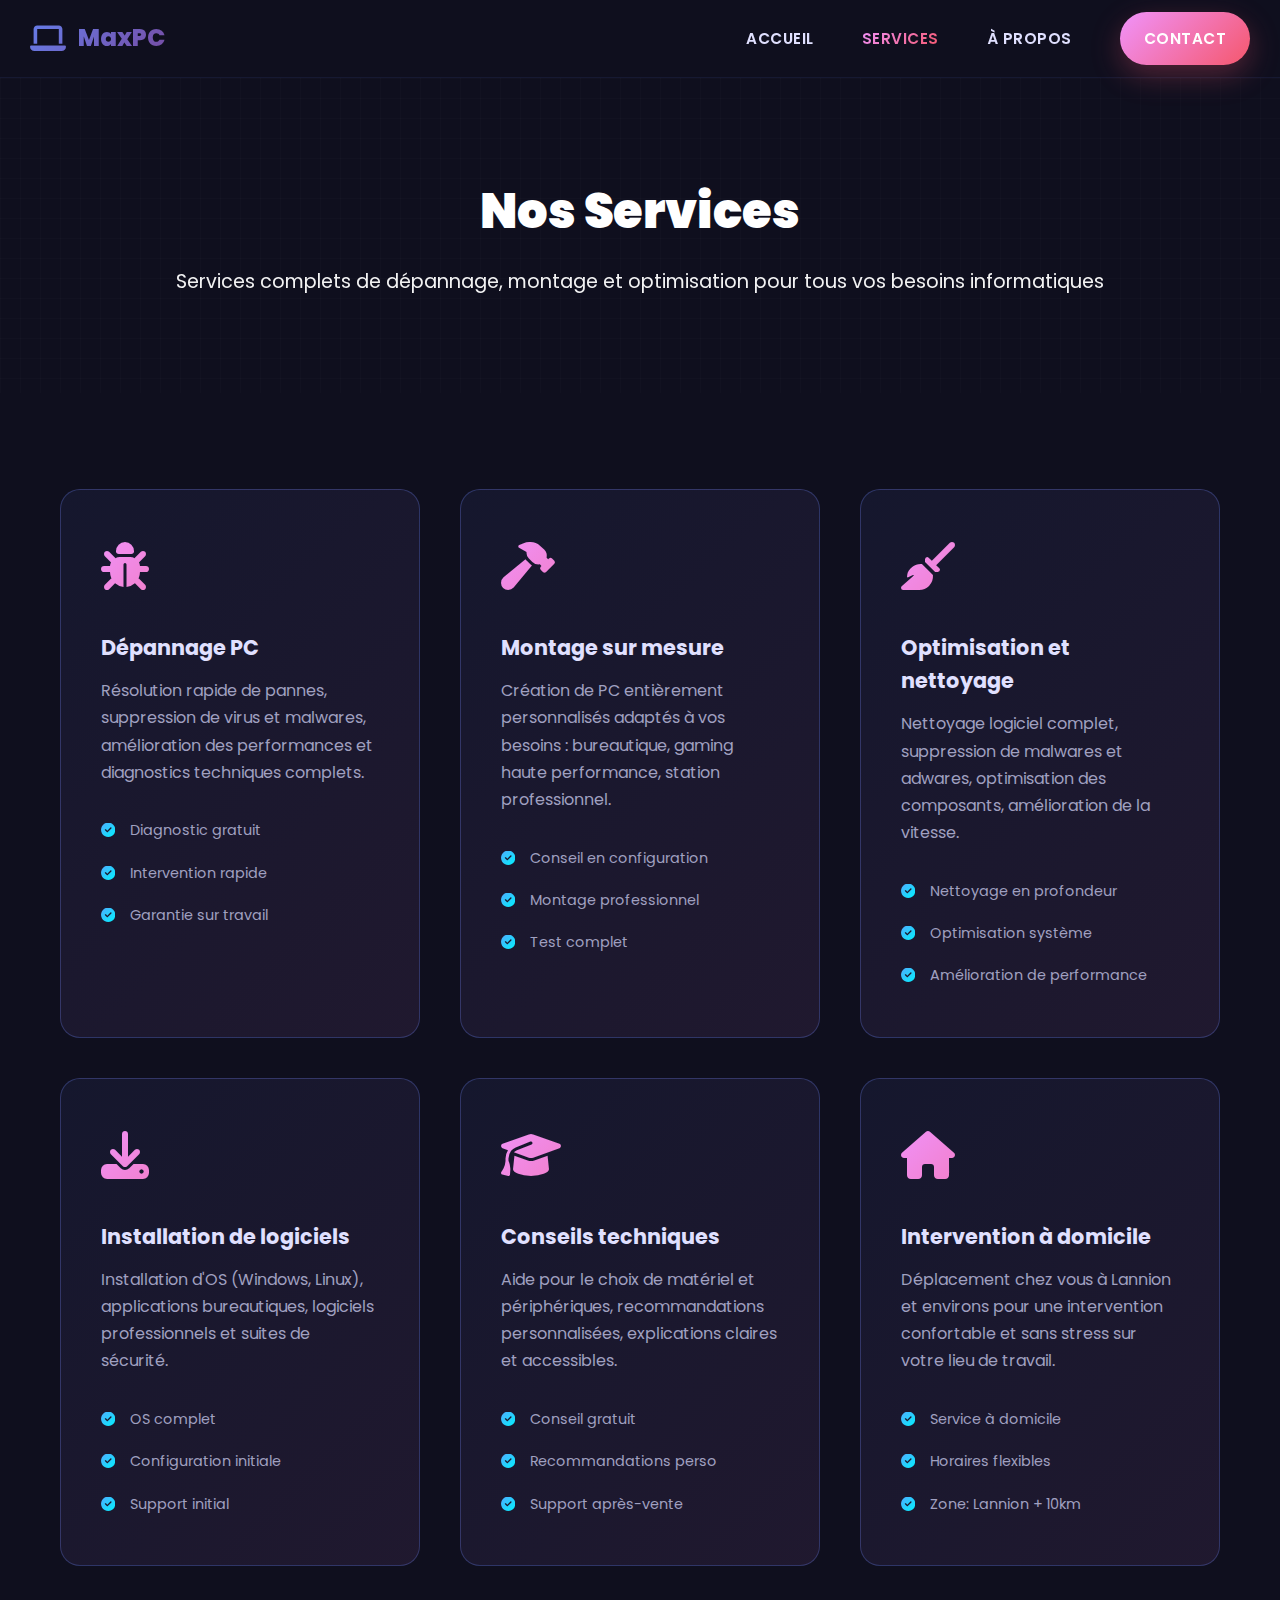
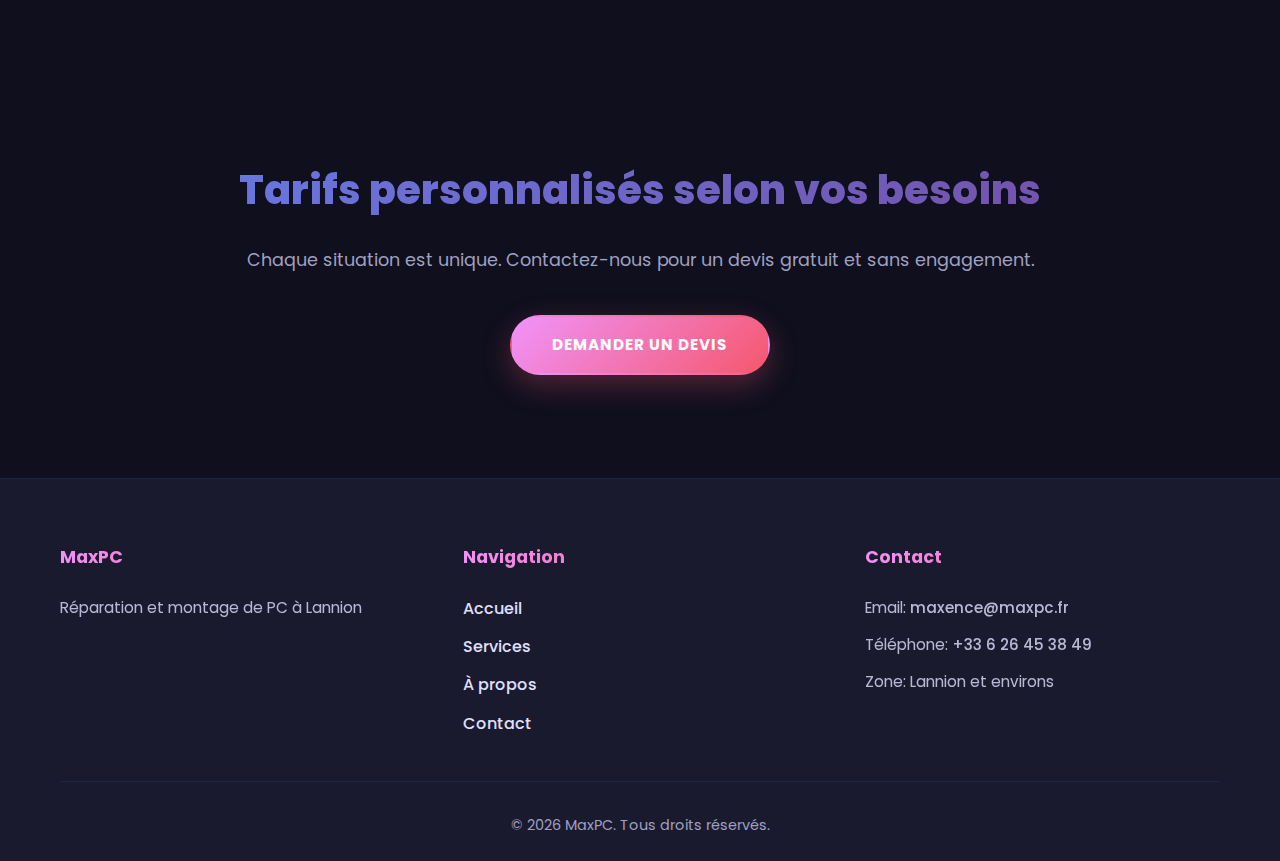
<file: services.html>
<!DOCTYPE html>
<html lang="fr">
<head>
    <meta charset="UTF-8">
    <meta name="viewport" content="width=device-width, initial-scale=1.0">
    <meta name="description" content="Découvrez tous les services de MaxPC : dépannage, montage, optimisation et conseils informatiques à Lannion.">
    <title>Nos Services – MaxPC</title>
    <link rel="stylesheet" href="styles.css">
    <link rel="stylesheet" href="https://cdnjs.cloudflare.com/ajax/libs/font-awesome/6.4.0/css/all.min.css">
    <link href="https://fonts.googleapis.com/css2?family=Poppins:wght@400;600;700&display=swap" rel="stylesheet">
</head>
<body>
    <!-- Navigation -->
    <nav class="navbar">
        <div class="container nav-container">
            <div class="logo">
                <i class="fas fa-laptop"></i>
                <span>MaxPC</span>
            </div>
            <button class="hamburger" id="hamburger">
                <span></span>
                <span></span>
                <span></span>
            </button>
            <ul class="nav-menu" id="navMenu">
                <li><a href="index.html">Accueil</a></li>
                <li><a href="services.html" class="active">Services</a></li>
                <li><a href="apropos.html">À propos</a></li>
                <li><a href="contact.html" class="cta-button">Contact</a></li>
            </ul>
        </div>
    </nav>

    <!-- Page Header -->
    <section class="page-header">
        <div class="container">
            <h1>Nos Services</h1>
            <p>Services complets de dépannage, montage et optimisation pour tous vos besoins informatiques</p>
        </div>
    </section>

    <!-- Services List -->
    <section class="services-section">
        <div class="container">
            <div class="services-grid">
                <!-- Service 1 -->
                <div class="service-card">
                    <div class="service-icon">
                        <i class="fas fa-bug"></i>
                    </div>
                    <h3>Dépannage PC</h3>
                    <p>Résolution rapide de pannes, suppression de virus et malwares, amélioration des performances et diagnostics techniques complets.</p>
                    <ul class="service-benefits">
                        <li><i class="fas fa-check-circle"></i> Diagnostic gratuit</li>
                        <li><i class="fas fa-check-circle"></i> Intervention rapide</li>
                        <li><i class="fas fa-check-circle"></i> Garantie sur travail</li>
                    </ul>
                </div>

                <!-- Service 2 -->
                <div class="service-card">
                    <div class="service-icon">
                        <i class="fas fa-hammer"></i>
                    </div>
                    <h3>Montage sur mesure</h3>
                    <p>Création de PC entièrement personnalisés adaptés à vos besoins : bureautique, gaming haute performance, station professionnel.</p>
                    <ul class="service-benefits">
                        <li><i class="fas fa-check-circle"></i> Conseil en configuration</li>
                        <li><i class="fas fa-check-circle"></i> Montage professionnel</li>
                        <li><i class="fas fa-check-circle"></i> Test complet</li>
                    </ul>
                </div>

                <!-- Service 3 -->
                <div class="service-card">
                    <div class="service-icon">
                        <i class="fas fa-broom"></i>
                    </div>
                    <h3>Optimisation et nettoyage</h3>
                    <p>Nettoyage logiciel complet, suppression de malwares et adwares, optimisation des composants, amélioration de la vitesse.</p>
                    <ul class="service-benefits">
                        <li><i class="fas fa-check-circle"></i> Nettoyage en profondeur</li>
                        <li><i class="fas fa-check-circle"></i> Optimisation système</li>
                        <li><i class="fas fa-check-circle"></i> Amélioration de performance</li>
                    </ul>
                </div>

                <!-- Service 4 -->
                <div class="service-card">
                    <div class="service-icon">
                        <i class="fas fa-download"></i>
                    </div>
                    <h3>Installation de logiciels</h3>
                    <p>Installation d'OS (Windows, Linux), applications bureautiques, logiciels professionnels et suites de sécurité.</p>
                    <ul class="service-benefits">
                        <li><i class="fas fa-check-circle"></i> OS complet</li>
                        <li><i class="fas fa-check-circle"></i> Configuration initiale</li>
                        <li><i class="fas fa-check-circle"></i> Support initial</li>
                    </ul>
                </div>

                <!-- Service 5 -->
                <div class="service-card">
                    <div class="service-icon">
                        <i class="fas fa-graduation-cap"></i>
                    </div>
                    <h3>Conseils techniques</h3>
                    <p>Aide pour le choix de matériel et périphériques, recommandations personnalisées, explications claires et accessibles.</p>
                    <ul class="service-benefits">
                        <li><i class="fas fa-check-circle"></i> Conseil gratuit</li>
                        <li><i class="fas fa-check-circle"></i> Recommandations perso</li>
                        <li><i class="fas fa-check-circle"></i> Support après-vente</li>
                    </ul>
                </div>

                <!-- Service 6 -->
                <div class="service-card">
                    <div class="service-icon">
                        <i class="fas fa-home"></i>
                    </div>
                    <h3>Intervention à domicile</h3>
                    <p>Déplacement chez vous à Lannion et environs pour une intervention confortable et sans stress sur votre lieu de travail.</p>
                    <ul class="service-benefits">
                        <li><i class="fas fa-check-circle"></i> Service à domicile</li>
                        <li><i class="fas fa-check-circle"></i> Horaires flexibles</li>
                        <li><i class="fas fa-check-circle"></i> Zone: Lannion + 10km</li>
                    </ul>
                </div>
            </div>
        </div>
    </section>

    <!-- Pricing CTA -->
    <section class="pricing-cta">
        <div class="container">
            <h2>Tarifs personnalisés selon vos besoins</h2>
            <p>Chaque situation est unique. Contactez-nous pour un devis gratuit et sans engagement.</p>
            <a href="contact.html" class="btn btn-primary">Demander un devis</a>
        </div>
    </section>

    <!-- Footer -->
    <footer class="footer">
        <div class="container">
            <div class="footer-content">
                <div class="footer-section">
                    <h4>MaxPC</h4>
                    <p>Réparation et montage de PC à Lannion</p>
                </div>
                <div class="footer-section">
                    <h4>Navigation</h4>
                    <ul>
                        <li><a href="index.html">Accueil</a></li>
                        <li><a href="services.html">Services</a></li>
                        <li><a href="apropos.html">À propos</a></li>
                        <li><a href="contact.html">Contact</a></li>
                    </ul>
                </div>
                <div class="footer-section">
                    <h4>Contact</h4>
                    <p>Email: <a href="mailto:maxence@maxpc.fr">maxence@maxpc.fr</a></p>
                    <p>Téléphone: <a href="tel:+33626453849">+33 6 26 45 38 49</a></p>
                    <p>Zone: Lannion et environs</p>
                </div>
            </div>
            <div class="footer-bottom">
                <p>&copy; 2026 MaxPC. Tous droits réservés.</p>
            </div>
        </div>
    </footer>

    <script src="script.js"></script>
</body>
</html>
</file>
<file: styles.css>
/* ===================== */
/* ULTRA MODERN DESIGN   */
/* ===================== */

:root {
    --primary-gradient: linear-gradient(135deg, #667eea 0%, #764ba2 100%);
    --secondary-gradient: linear-gradient(135deg, #f093fb 0%, #f5576c 100%);
    --accent-gradient: linear-gradient(135deg, #4facfe 0%, #00f2fe 100%);
    --dark-bg: #0f0f1e;
    --dark-secondary: #1a1a2e;
    --text-light: #e0e0ff;
    --text-muted: #a0a0c0;
    --glow: rgba(102, 126, 234, 0.4);
    
    --font-primary: 'Poppins', sans-serif;
    --transition: all 0.4s cubic-bezier(0.23, 1, 0.320, 1);
}

/* ===================== */
/* SHOP                  */
/* ===================== */

.shop-hero {
    padding: 100px 0 60px;
    background: radial-gradient(circle at 20% 20%, rgba(79, 172, 254, 0.08), transparent 35%),
                radial-gradient(circle at 80% 10%, rgba(244, 144, 251, 0.08), transparent 40%),
                #0f0f1e;
}

.shop-hero-inner {
    display: grid;
    grid-template-columns: repeat(auto-fit, minmax(280px, 1fr));
    gap: 30px;
    align-items: center;
}

.shop-hero-text h1 {
    font-size: 2.6rem;
    margin: 15px 0 10px;
    background: var(--secondary-gradient);
    -webkit-background-clip: text;
    -webkit-text-fill-color: transparent;
    background-clip: text;
}

.shop-hero-subtitle {
    color: var(--text-muted);
    font-size: 1.05rem;
    line-height: 1.7;
    margin-bottom: 20px;
}

.shop-hero-actions {
    display: flex;
    gap: 12px;
    flex-wrap: wrap;
}

.shop-hero-highlight {
    display: grid;
    gap: 15px;
}

.highlight-card {
    display: flex;
    gap: 12px;
    align-items: center;
    background: rgba(102, 126, 234, 0.08);
    border: 1px solid rgba(102, 126, 234, 0.2);
    padding: 14px 16px;
    border-radius: 14px;
}

.highlight-card i {
    color: #4facfe;
    font-size: 1.4rem;
}

.highlight-label {
    color: var(--text-muted);
    margin: 0;
    font-size: 0.9rem;
}

.highlight-value {
    color: var(--text-light);
    margin: 0;
    font-weight: 700;
}

.shop-content {
    padding: 60px 0 90px;
    background: #0b0b18;
}

.shop-layout {
    display: grid;
    grid-template-columns: 2fr 1fr;
    gap: 25px;
}

.shop-main {
    background: rgba(26, 26, 46, 0.7);
    border: 1px solid rgba(79, 172, 254, 0.15);
    border-radius: 16px;
    padding: 18px;
    backdrop-filter: blur(6px);
}

.shop-toolbar {
    display: flex;
    flex-wrap: wrap;
    gap: 10px;
    margin-bottom: 18px;
}

.filter-btn {
    border: 1px solid rgba(79, 172, 254, 0.3);
    background: rgba(79, 172, 254, 0.08);
    color: var(--text-light);
    padding: 10px 14px;
    border-radius: 12px;
    cursor: pointer;
    transition: var(--transition);
}

.filter-btn.active,
.filter-btn:hover {
    background: var(--accent-gradient);
    border-color: transparent;
}

.shop-grid {
    display: grid;
    grid-template-columns: repeat(auto-fit, minmax(240px, 1fr));
    gap: 14px;
}

.product-card {
    background: linear-gradient(150deg, rgba(26, 26, 46, 0.9), rgba(26, 26, 46, 0.7));
    border: 1px solid rgba(102, 126, 234, 0.25);
    border-radius: 16px;
    padding: 14px;
    display: flex;
    flex-direction: column;
    gap: 10px;
    position: relative;
    overflow: hidden;
    transition: transform .2s ease, box-shadow .2s ease, border-color .2s ease;
}

.product-card::after {
    content: "";
    position: absolute;
    inset: -30%;
    background: radial-gradient(circle, rgba(79, 172, 254, 0.08), transparent 40%);
    transform: rotate(8deg);
    pointer-events: none;
}

.product-card:hover {
    transform: translateY(-4px);
    box-shadow: 0 18px 45px rgba(79, 172, 254, 0.18);
    border-color: rgba(102, 126, 234, 0.4);
}

.product-header {
    display: flex;
    align-items: baseline;
    justify-content: space-between;
    gap: 8px;
}

.product-thumb {
    width: 100%;
    aspect-ratio: 16/9;
    object-fit: cover;
    border-radius: 12px;
    border: 1px solid rgba(79, 172, 254, 0.25);
    background: rgba(255, 255, 255, 0.03);
    box-shadow: 0 10px 25px rgba(0, 0, 0, 0.25);
}

.price-chip {
    background: var(--secondary-gradient);
    color: #fff;
    font-weight: 800;
    padding: 6px 10px;
    border-radius: 10px;
}

.chip {
    display: inline-block;
    padding: 6px 10px;
    border-radius: 10px;
    font-size: 0.85rem;
    background: rgba(244, 144, 251, 0.12);
    color: #f093fb;
}

.product-name {
    font-weight: 700;
    color: var(--text-light);
    margin: 0;
}

.product-price {
    font-weight: 700;
    color: #f093fb;
}

.product-desc {
    color: var(--text-muted);
    font-size: 0.95rem;
    line-height: 1.5;
    margin: 0;
}

.product-meta {
    display: flex;
    gap: 10px;
    flex-wrap: wrap;
}

.meta-pill {
    background: rgba(244, 144, 251, 0.12);
    color: #f093fb;
    padding: 6px 10px;
    border-radius: 12px;
    font-size: 0.85rem;
}

.product-actions {
    display: flex;
    justify-content: space-between;
    align-items: center;
    margin-top: 6px;
}

.product-actions small {
    color: var(--text-muted);
}

.product-card button {
    border: none;
    background: var(--secondary-gradient);
    color: white;
    padding: 8px 12px;
    border-radius: 10px;
    cursor: pointer;
    transition: var(--transition);
}

.product-card .ghost-btn {
    background: rgba(255, 255, 255, 0.06);
    border: 1px solid rgba(255, 255, 255, 0.08);
}

.product-card button:hover {
    transform: translateY(-2px);
    box-shadow: 0 10px 25px rgba(244, 144, 251, 0.25);
}

.cart-panel {
    background: rgba(26, 26, 46, 0.8);
    border: 1px solid rgba(118, 75, 162, 0.35);
    border-radius: 16px;
    padding: 18px;
    backdrop-filter: blur(6px);
    display: flex;
    flex-direction: column;
    gap: 12px;
    position: sticky;
    top: 20px;
    height: fit-content;
}

.cart-header {
    display: flex;
    justify-content: space-between;
    align-items: center;
    gap: 10px;
}

.cart-header i {
    color: #f093fb;
    font-size: 1.4rem;
}

.cart-items {
    display: flex;
    flex-direction: column;
    gap: 8px;
}

.cart-item {
    background: rgba(102, 126, 234, 0.08);
    border: 1px solid rgba(102, 126, 234, 0.2);
    border-radius: 10px;
    padding: 10px 12px;
    display: flex;
    justify-content: space-between;
    align-items: center;
}

.cart-item span {
    color: var(--text-light);
}

.cart-item button {
    border: none;
    background: transparent;
    color: #f093fb;
    cursor: pointer;
}

.cart-total {
    display: flex;
    justify-content: space-between;
    align-items: center;
    padding: 10px 0;
    border-top: 1px solid rgba(255, 255, 255, 0.05);
    border-bottom: 1px solid rgba(255, 255, 255, 0.05);
}

.cart-actions {
    display: flex;
    gap: 10px;
    flex-wrap: wrap;
}

.cart-note {
    color: var(--text-muted);
    font-size: 0.95rem;
    margin: 0;
}

/* Product modal */
.product-modal {
    position: fixed;
    inset: 0;
    background: rgba(6, 8, 18, 0.65);
    backdrop-filter: blur(10px);
    display: flex;
    align-items: center;
    justify-content: center;
    z-index: 2000;
    padding: 24px;
}

.product-modal.hidden {
    display: none;
}

.product-modal .modal-card {
    background: linear-gradient(135deg, rgba(17, 20, 37, 0.95), rgba(11, 15, 28, 0.95));
    border: 1px solid rgba(79, 172, 254, 0.28);
    box-shadow: 0 25px 80px rgba(0, 0, 0, 0.45), inset 0 1px 0 rgba(255, 255, 255, 0.05);
    border-radius: 18px;
    max-width: 920px;
    width: 100%;
    padding: 22px;
    display: grid;
    grid-template-columns: 340px 1fr;
    gap: 18px;
    position: relative;
    overflow: hidden;
}

.product-modal .modal-card::after {
    content: "";
    position: absolute;
    inset: -30% -50% auto auto;
    height: 220px;
    width: 220px;
    background: radial-gradient(circle, rgba(79, 172, 254, 0.18), transparent 55%);
    pointer-events: none;
}

.product-modal .close-btn {
    position: absolute;
    top: 12px;
    right: 12px;
    background: rgba(255, 255, 255, 0.08);
    border: 1px solid rgba(255, 255, 255, 0.12);
    color: #fff;
    font-size: 1.1rem;
    cursor: pointer;
    border-radius: 10px;
    width: 36px;
    height: 36px;
    display: grid;
    place-items: center;
}

.modal-image {
    width: 100%;
    height: 240px;
    object-fit: cover;
    border-radius: 14px;
    border: 1px solid rgba(255, 255, 255, 0.08);
    box-shadow: 0 12px 30px rgba(0, 0, 0, 0.35);
}

.modal-meta {
    display: flex;
    gap: 8px;
    flex-wrap: wrap;
    margin: 10px 0;
}

.modal-price {
    font-size: 1.6rem;
    font-weight: 800;
    color: #f093fb;
    margin: 4px 0 8px;
}

.modal-actions {
    display: flex;
    gap: 10px;
    flex-wrap: wrap;
    margin-top: 14px;
}

.product-modal .modal-body .product-desc {
    color: var(--text-light);
}

.product-modal .modal-body #modalSpecs {
    color: var(--text-muted);
    font-size: 0.95rem;
    margin-top: 6px;
}

.spec-list {
    display: grid;
    grid-template-columns: 1fr 1fr;
    gap: 6px 14px;
    margin-top: 8px;
}

.spec-list li {
    list-style: none;
    position: relative;
    padding-left: 14px;
}

.spec-list li::before {
    content: '';
    position: absolute;
    left: 0;
    top: 10px;
    width: 6px;
    height: 6px;
    border-radius: 50%;
    background: #4facfe;
}

@media (max-width: 720px) {
    .product-modal {
        padding: 14px;
    }
    .product-modal .modal-card {
        grid-template-columns: 1fr;
        padding: 18px;
    }
    .modal-image {
        height: 200px;
    }
}

@media (max-width: 720px) {
    .product-modal .modal-card {
        grid-template-columns: 1fr;
    }
}

@media (max-width: 960px) {
    .shop-layout {
        grid-template-columns: 1fr;
    }
    .cart-panel {
        position: relative;
        top: 0;
    }
}

/* ===================== */
/* PARTICLE CANVAS       */
/* ===================== */

/* Removed - particle system disabled */

/* ===================== */
/* 3D TECH GRID ANIMATION */
/* ===================== */

@keyframes circuitPulse {
    0%, 100% { opacity: 0.2; }
    50% { opacity: 0.5; }
}

@keyframes electricFlow {
    0% { background-position: 0% 0%; }
    100% { background-position: 100% 100%; }
}

@keyframes dotPulse {
    0%, 100% { r: 2px; opacity: 0.4; }
    50% { r: 4px; opacity: 1; }
}

@keyframes lineGlow {
    0%, 100% { stroke-width: 1.5; filter: drop-shadow(0 0 2px rgba(79, 172, 254, 0.3)); }
    50% { stroke-width: 2.5; filter: drop-shadow(0 0 8px rgba(79, 172, 254, 0.8)); }
}

.hero-canvas {
    position: absolute;
    top: 0;
    left: 0;
    width: 100%;
    height: 100%;
    z-index: 0;
    pointer-events: none;
}

@keyframes nodePulseAdvanced {
    0% { r: 3px; fill-opacity: 0.4; filter: drop-shadow(0 0 3px rgba(79, 172, 254, 0.5)); }
    50% { r: 6px; fill-opacity: 1; filter: drop-shadow(0 0 15px rgba(79, 172, 254, 1)); }
    100% { r: 3px; fill-opacity: 0.4; filter: drop-shadow(0 0 3px rgba(79, 172, 254, 0.5)); }
}

.circuit-overlay {
    position: absolute;
    top: 0;
    left: 0;
    width: 100%;
    height: 100%;
    z-index: 0;
    pointer-events: none;
}

.circuit-line {
    stroke-width: 1.5;
    fill: none;
    stroke-linecap: round;
    stroke-linejoin: round;
    animation: lineGlow 3s ease-in-out infinite;
    stroke-dasharray: 1000;
    stroke-dashoffset: 1000;
    animation: lineGlow 3s ease-in-out infinite, drawLine 6s ease-in-out forwards;
}

@keyframes drawLine {
    0% { stroke-dashoffset: 1000; }
    100% { stroke-dashoffset: 0; }
}

.circuit-line:nth-child(1) { animation: lineGlow 3s ease-in-out infinite, drawLine 4s ease-in-out forwards; }
.circuit-line:nth-child(2) { animation: lineGlow 3s ease-in-out infinite 0.5s, drawLine 4s ease-in-out forwards 0.5s; }
.circuit-line:nth-child(3) { animation: lineGlow 3s ease-in-out infinite 1s, drawLine 4s ease-in-out forwards 1s; }
.circuit-line:nth-child(4) { animation: lineGlow 3s ease-in-out infinite 1.5s, drawLine 4s ease-in-out forwards 1.5s; }
.circuit-line:nth-child(5) { animation: lineGlow 3s ease-in-out infinite 2s, drawLine 4s ease-in-out forwards 2s; }
.circuit-line:nth-child(6) { animation: lineGlow 3s ease-in-out infinite 2.5s, drawLine 4s ease-in-out forwards 2.5s; }

.node {
    fill: #4facfe;
    animation: nodePulseAdvanced 2.5s ease-in-out infinite;
}

.node:nth-child(1) { animation: nodePulseAdvanced 2.5s ease-in-out infinite 0s; fill: #4facfe; }
.node:nth-child(2) { animation: nodePulseAdvanced 2.5s ease-in-out infinite 0.2s; fill: #667eea; }
.node:nth-child(3) { animation: nodePulseAdvanced 2.5s ease-in-out infinite 0.4s; fill: #764ba2; }
.node:nth-child(4) { animation: nodePulseAdvanced 2.5s ease-in-out infinite 0.6s; fill: #4facfe; }
.node:nth-child(5) { animation: nodePulseAdvanced 2.5s ease-in-out infinite 0.8s; fill: #667eea; }
.node:nth-child(6) { animation: nodePulseAdvanced 2.5s ease-in-out infinite 1s; fill: #764ba2; }
.node:nth-child(7) { animation: nodePulseAdvanced 2.5s ease-in-out infinite 1.2s; fill: #4facfe; }
.node:nth-child(8) { animation: nodePulseAdvanced 2.5s ease-in-out infinite 1.4s; fill: #667eea; }
.node:nth-child(9) { animation: nodePulseAdvanced 2.5s ease-in-out infinite 1.6s; fill: #764ba2; }
.node:nth-child(10) { animation: nodePulseAdvanced 2.5s ease-in-out infinite 1.8s; fill: #4facfe; }
.node:nth-child(11) { animation: nodePulseAdvanced 2.5s ease-in-out infinite 0.3s; fill: #667eea; }
.node:nth-child(12) { animation: nodePulseAdvanced 2.5s ease-in-out infinite 0.5s; fill: #764ba2; }
.node:nth-child(13) { animation: nodePulseAdvanced 2.5s ease-in-out infinite 0.7s; fill: #4facfe; }
.node:nth-child(14) { animation: nodePulseAdvanced 2.5s ease-in-out infinite 0.9s; fill: #667eea; }
.node:nth-child(15) { animation: nodePulseAdvanced 2.5s ease-in-out infinite 1.1s; fill: #764ba2; }
.node:nth-child(16) { animation: nodePulseAdvanced 2.5s ease-in-out infinite 1.3s; fill: #4facfe; }
.node:nth-child(17) { animation: nodePulseAdvanced 2.5s ease-in-out infinite 1.5s; fill: #667eea; }
.node:nth-child(18) { animation: nodePulseAdvanced 2.5s ease-in-out infinite 1.7s; fill: #764ba2; }



* {
    margin: 0;
    padding: 0;
    box-sizing: border-box;
}

html {
    scroll-behavior: smooth;
    scroll-padding-top: 80px;
}

body {
    font-family: var(--font-primary);
    background: var(--dark-bg);
    color: var(--text-light);
    line-height: 1.6;
    overflow-x: hidden;
}

/* ===================== */
/* ANIMATIONS GLOBALES   */
/* ===================== */

@keyframes float {
    0%, 100% { transform: translateY(0px); }
    50% { transform: translateY(-20px); }
}

@keyframes glow {
    0%, 100% { box-shadow: 0 0 20px var(--glow), 0 0 40px rgba(102, 126, 234, 0.2); }
    50% { box-shadow: 0 0 30px var(--glow), 0 0 60px rgba(102, 126, 234, 0.3); }
}

@keyframes slideInUp {
    from {
        opacity: 0;
        transform: translateY(60px);
    }
    to {
        opacity: 1;
        transform: translateY(0);
    }
}

@keyframes slideInLeft {
    from {
        opacity: 0;
        transform: translateX(-60px);
    }
    to {
        opacity: 1;
        transform: translateX(0);
    }
}

@keyframes slideInRight {
    from {
        opacity: 0;
        transform: translateX(60px);
    }
    to {
        opacity: 1;
        transform: translateX(0);
    }
}

@keyframes pulse-glow {
    0% { 
        box-shadow: 0 0 0 0 rgba(245, 87, 108, 0.7);
    }
    70% {
        box-shadow: 0 0 0 30px rgba(245, 87, 108, 0);
    }
    100% {
        box-shadow: 0 0 0 0 rgba(245, 87, 108, 0);
    }
}

/* Smooth animated gradient sweep across hero section */
@keyframes heroGradientShift {
    0% {
        background-position: 0% 50%;
    }
    50% {
        background-position: 100% 50%;
    }
    100% {
        background-position: 0% 50%;
    }
}

/* Aurora-style moving radial gradients across the hero */
@keyframes auroraMove {
    0% {
        background-position:
            0% 0%,
            100% 0%,
            0% 100%,
            100% 100%;
    }
    50% {
        background-position:
            100% 0%,
            0% 100%,
            100% 100%,
            0% 0%;
    }
    100% {
        background-position:
            0% 0%,
            100% 0%,
            0% 100%,
            100% 100%;
    }
}

/* High-visibility rotating conic gradient */
@keyframes rotateSlow {
    from { transform: rotate(0deg); }
    to { transform: rotate(360deg); }
}

/* Pan an animated grid overlay diagonally */
@keyframes gridPan {
    0% { background-position: 0 0, 0 0, 0 0; }
    50% { background-position: 200px 200px, -200px 200px, 150px -150px; }
    100% { background-position: 0 0, 0 0, 0 0; }
}

/* Shimmer animated gradient for titles */
@keyframes textShimmer {
    0% { background-position: 0% 50%; }
    50% { background-position: 100% 50%; }
    100% { background-position: 0% 50%; }
}

/* Gentle breathing for CTA button */
@keyframes breathe {
    0% { box-shadow: 0 10px 30px rgba(245, 87, 108, 0.25); transform: translateY(0); }
    50% { box-shadow: 0 18px 40px rgba(245, 87, 108, 0.35); transform: translateY(-2px); }
    100% { box-shadow: 0 10px 30px rgba(245, 87, 108, 0.25); transform: translateY(0); }
}

/* ===================== */
/* LAYOUT               */
/* ===================== */

.container {
    max-width: 1300px;
    margin: 0 auto;
    padding: 0 30px;
}

/* ===================== */
/* NAVBAR               */
/* ===================== */

.navbar {
    background: rgba(15, 15, 30, 0.8);
    backdrop-filter: blur(20px);
    border-bottom: 1px solid rgba(102, 126, 234, 0.1);
    position: sticky;
    top: 0;
    z-index: 1000;
    padding: 1.2rem 0;
}

.nav-container {
    display: flex;
    justify-content: space-between;
    align-items: center;
    gap: 2rem;
}

.logo {
    display: flex;
    align-items: center;
    gap: 12px;
    font-size: 1.5rem;
    font-weight: 800;
    background: var(--primary-gradient);
    -webkit-background-clip: text;
    -webkit-text-fill-color: transparent;
    background-clip: text;
    text-decoration: none;
    transition: var(--transition);
}

.logo:hover {
    transform: scale(1.05);
    filter: drop-shadow(0 0 10px rgba(102, 126, 234, 0.5));
}

.logo i {
    font-size: 1.8rem;
}

.nav-menu {
    display: flex;
    list-style: none;
    gap: 3rem;
    align-items: center;
}

.nav-menu a {
    text-decoration: none;
    color: var(--text-light);
    font-weight: 600;
    font-size: 0.95rem;
    position: relative;
    transition: var(--transition);
    text-transform: uppercase;
    letter-spacing: 0.5px;
}

.nav-menu a::before {
    content: '';
    position: absolute;
    bottom: -5px;
    left: 0;
    width: 0;
    height: 2px;
    background: var(--secondary-gradient);
    transition: var(--transition);
}

.nav-menu a:hover::before {
    width: 100%;
}

.nav-menu a.active {
    background: var(--secondary-gradient);
    -webkit-background-clip: text;
    -webkit-text-fill-color: transparent;
    background-clip: text;
}

.cta-button {
    background: var(--secondary-gradient) !important;
    padding: 1rem 1.5rem !important;
    border-radius: 50px;
    color: #fff !important;
    -webkit-background-clip: unset !important;
    -webkit-text-fill-color: unset !important;
    background-clip: unset !important;
    font-weight: 700;
    box-shadow: 0 10px 30px rgba(245, 87, 108, 0.3);
    transition: var(--transition);
}

.cta-button:hover {
    transform: translateY(-3px);
    box-shadow: 0 15px 40px rgba(245, 87, 108, 0.5);
}

.hamburger {
    display: none;
    flex-direction: column;
    background: none;
    border: none;
    cursor: pointer;
    gap: 6px;
}

.hamburger span {
    width: 25px;
    height: 3px;
    background: var(--text-light);
    border-radius: 2px;
    transition: var(--transition);
}

/* ===================== */
/* BUTTONS              */
/* ===================== */

.btn {
    display: inline-block;
    padding: 1rem 2.5rem;
    border-radius: 50px;
    text-decoration: none;
    font-weight: 700;
    transition: var(--transition);
    border: 2px solid transparent;
    cursor: pointer;
    font-size: 0.95rem;
    text-transform: uppercase;
    letter-spacing: 1px;
    position: relative;
    overflow: hidden;
}

.btn::before {
    content: '';
    position: absolute;
    top: 0;
    left: -100%;
    width: 100%;
    height: 100%;
    background: rgba(255, 255, 255, 0.1);
    transition: var(--transition);
    z-index: -1;
}

.btn:hover::before {
    left: 100%;
}

.btn-primary {
    background: var(--secondary-gradient);
    color: #fff;
    box-shadow: 0 10px 30px rgba(245, 87, 108, 0.3);
    animation: breathe 6s ease-in-out infinite;
}

.btn-primary:hover {
    transform: translateY(-5px);
    box-shadow: 0 20px 50px rgba(245, 87, 108, 0.5);
    animation: pulse-glow 2s;
}

.btn-secondary {
    background: transparent;
    color: var(--text-light);
    border: 2px solid var(--accent-gradient);
    border-image: var(--accent-gradient) 1;
}

.btn-secondary:hover {
    background: rgba(79, 172, 254, 0.12);
    transform: translateY(-5px);
    box-shadow: 0 0 0 0 rgba(79, 172, 254, 0.35);
    animation: pulse-glow 2s;
}

/* ===================== */
/* HERO SECTION         */
/* ===================== */

.hero {
    align-items: center;
    gap: 4rem;
    padding: 8rem 30px;
    position: relative;
    overflow: hidden;
    min-height: 100vh;
    /* Aurora-style animated radial gradients */
    background:
        radial-gradient(40% 60% at 20% 30%, rgba(79, 172, 254, 0.16), transparent 60%),
        radial-gradient(60% 40% at 80% 25%, rgba(102, 126, 234, 0.14), transparent 60%),
        radial-gradient(50% 50% at 25% 80%, rgba(118, 75, 162, 0.12), transparent 60%),
        radial-gradient(55% 55% at 85% 80%, rgba(245, 87, 108, 0.12), transparent 60%);
    background-size:
        140% 140%,
        160% 160%,
        180% 180%,
        150% 150%;
    animation: auroraMove 28s ease-in-out infinite;
    will-change: background-position;
}

.hero::before {
    content: '';
    position: absolute;
    top: -30%;
    left: -30%;
    width: 160%;
    height: 160%;
    border-radius: 50%;
    background: conic-gradient(from 0deg at 50% 50%,
        rgba(79, 172, 254, 0.30) 0deg,
        rgba(102, 126, 234, 0.28) 90deg,
        rgba(118, 75, 162, 0.26) 180deg,
        rgba(240, 147, 251, 0.24) 270deg,
        rgba(245, 87, 108, 0.26) 360deg
    );
    opacity: 0.25;
    filter: blur(60px);
    animation: rotateSlow 25s linear infinite;
    z-index: 0;
    pointer-events: none;
    will-change: transform;
}

.hero::after {
    content: '';
    position: absolute;
    inset: 0;
    background-image:
        repeating-linear-gradient(0deg, rgba(255,255,255,0.06) 0px, rgba(255,255,255,0.06) 1px, transparent 1px, transparent 24px),
        repeating-linear-gradient(90deg, rgba(255,255,255,0.06) 0px, rgba(255,255,255,0.06) 1px, transparent 1px, transparent 24px),
        repeating-linear-gradient(45deg, rgba(79,172,254,0.08) 0px, rgba(79,172,254,0.08) 1px, transparent 1px, transparent 30px);
    background-size: 100% 100%, 100% 100%, 120% 120%;
    opacity: 0.35;
    z-index: 0;
    pointer-events: none;
    animation: gridPan 40s linear infinite;
}

.hero-content {
    position: relative;
    z-index: 1;
    animation: slideInLeft 0.8s ease-out;
    margin-left: 40%;
}

.hero-content h1 {
    font-size: 3.5rem;
    line-height: 1.2;
    margin-bottom: 1.5rem;
    background: linear-gradient(135deg, #f093fb 0%, #f5576c 100%);
    background-size: 200% 200%;
    -webkit-background-clip: text;
    -webkit-text-fill-color: transparent;
    background-clip: text;
    animation: textShimmer 10s ease-in-out infinite;
    font-weight: 900;
    letter-spacing: -1px;
}

.hero-subtitle {
    font-size: 1.3rem;
    color: var(--text-muted);
    margin-bottom: 2.5rem;
    max-width: 500px;
    line-height: 1.8;
}

.hero-buttons {
    display: flex;
    gap: 1.5rem;
    align-items: center;
    flex-wrap: wrap;
    animation: slideInUp 1s ease-out 0.2s both;
}

.hero-image {
    position: relative;
    z-index: 1;
    animation: slideInRight 0.8s ease-out;
    display: flex;
    justify-content: center;
    align-items: center;
    min-height: 500px;
}

.hero-image i {
    font-size: 20rem;
    background: linear-gradient(135deg,
        #4facfe 0%,
        #667eea 25%,
        #764ba2 50%,
        #f093fb 75%,
        #f5576c 100%
    );
    -webkit-background-clip: text;
    -webkit-text-fill-color: transparent;
    background-clip: text;
    filter: drop-shadow(0 0 40px rgba(79, 172, 254, 0.3));
    transition: transform 0.2s ease-out;
    will-change: transform;
}

/* ===================== */
/* INTRO SECTION        */
/* ===================== */

.intro {
    padding: 6rem 30px;
    text-align: center;
    background: linear-gradient(180deg, rgba(15, 15, 30, 0.5) 0%, rgba(26, 26, 46, 0.5) 100%);
    position: relative;
}

.intro h2 {
    font-size: 2.5rem;
    margin-bottom: 2rem;
    background: var(--primary-gradient);
    -webkit-background-clip: text;
    -webkit-text-fill-color: transparent;
    background-clip: text;
    font-weight: 800;
}

.intro p {
    font-size: 1.1rem;
    color: var(--text-muted);
    max-width: 700px;
    margin: 0 auto;
    line-height: 1.8;
}

/* ===================== */
/* FEATURES SECTION     */
/* ===================== */

.features {
    padding: 6rem 30px;
}

.features h2 {
    text-align: center;
    font-size: 2.5rem;
    margin-bottom: 4rem;
    background: var(--secondary-gradient);
    -webkit-background-clip: text;
    -webkit-text-fill-color: transparent;
    background-clip: text;
    font-weight: 800;
}

.features-grid {
    display: grid;
    grid-template-columns: repeat(auto-fit, minmax(300px, 1fr));
    gap: 2.5rem;
}

.feature-card {
    background: linear-gradient(135deg, rgba(102, 126, 234, 0.05) 0%, rgba(240, 147, 251, 0.05) 100%);
    padding: 3rem;
    border-radius: 20px;
    border: 1px solid rgba(102, 126, 234, 0.2);
    text-align: center;
    transition: var(--transition);
    position: relative;
    overflow: hidden;
    animation: slideInUp 0.8s ease-out;
}

.feature-card::before {
    content: '';
    position: absolute;
    top: 0;
    left: 0;
    width: 100%;
    height: 100%;
    background: var(--primary-gradient);
    opacity: 0;
    z-index: 0;
    transition: var(--transition);
}

.feature-card:hover::before {
    opacity: 0.05;
}

.feature-card:hover {
    transform: translateY(-15px);
    border-color: rgba(102, 126, 234, 0.5);
    box-shadow: 0 20px 50px rgba(102, 126, 234, 0.2);
}

.feature-card > * {
    position: relative;
    z-index: 1;
}

.feature-icon {
    font-size: 4rem;
    background: var(--secondary-gradient);
    -webkit-background-clip: text;
    -webkit-text-fill-color: transparent;
    background-clip: text;
    margin-bottom: 1.5rem;
    animation: float 3s ease-in-out infinite;
}

.feature-card h3 {
    font-size: 1.4rem;
    margin-bottom: 0.8rem;
    font-weight: 700;
}

.feature-card p {
    color: var(--text-muted);
    line-height: 1.7;
}

/* ===================== */
/* PAGE HEADER          */
/* ===================== */

.page-header {
    background: linear-gradient(135deg, var(--primary-gradient) 0%, var(--secondary-gradient) 100%);
    color: #fff;
    padding: 6rem 30px;
    text-align: center;
    position: relative;
    overflow: hidden;
}

.page-header::before {
    content: '';
    position: absolute;
    top: 0;
    left: 0;
    width: 100%;
    height: 100%;
    background: url('data:image/svg+xml,<svg width="100" height="100" xmlns="http://www.w3.org/2000/svg"><defs><pattern id="grid" width="20" height="20" patternUnits="userSpaceOnUse"><path d="M 20 0 L 0 0 0 20" fill="none" stroke="white" stroke-width="0.5" opacity="0.1"/></pattern></defs><rect width="100" height="100" fill="url(%23grid)"/></svg>');
    opacity: 0.5;
}

.page-header h1 {
    font-size: 3rem;
    margin-bottom: 1rem;
    font-weight: 900;
    position: relative;
    z-index: 1;
    animation: slideInUp 0.8s ease-out;
}

.page-header p {
    font-size: 1.2rem;
    position: relative;
    z-index: 1;
    opacity: 0.95;
}

/* ===================== */
/* SERVICES SECTION     */
/* ===================== */

.services-section {
    padding: 6rem 30px;
}

.services-section h2 {
    text-align: center;
    font-size: 2.5rem;
    margin-bottom: 4rem;
    background: var(--secondary-gradient);
    -webkit-background-clip: text;
    -webkit-text-fill-color: transparent;
    background-clip: text;
    font-weight: 800;
}

.services-grid {
    display: grid;
    grid-template-columns: repeat(auto-fit, minmax(320px, 1fr));
    gap: 2.5rem;
}

.service-card {
    background: linear-gradient(135deg, rgba(102, 126, 234, 0.08) 0%, rgba(240, 147, 251, 0.08) 100%);
    padding: 2.5rem;
    border-radius: 20px;
    border: 1px solid rgba(102, 126, 234, 0.3);
    transition: var(--transition);
    position: relative;
    overflow: hidden;
    animation: slideInUp 0.8s ease-out;
}

.service-card::after {
    content: '';
    position: absolute;
    top: -100%;
    right: -50%;
    width: 300px;
    height: 300px;
    background: var(--secondary-gradient);
    border-radius: 50%;
    opacity: 0;
    transition: var(--transition);
    z-index: 0;
}

.service-card:hover::after {
    opacity: 0.1;
    top: -50%;
    right: 0;
}

.service-card > * {
    position: relative;
    z-index: 1;
}

.service-card:hover {
    transform: translateY(-15px);
    border-color: rgba(245, 87, 108, 0.5);
    box-shadow: 0 20px 50px rgba(245, 87, 108, 0.15);
}

.service-icon {
    font-size: 3rem;
    background: var(--secondary-gradient);
    -webkit-background-clip: text;
    -webkit-text-fill-color: transparent;
    background-clip: text;
    margin-bottom: 1.5rem;
}

.service-card h3 {
    font-size: 1.3rem;
    margin-bottom: 0.8rem;
    font-weight: 700;
}

.service-card p {
    color: var(--text-muted);
    margin-bottom: 1.5rem;
    line-height: 1.7;
}

.service-benefits {
    list-style: none;
}

.service-benefits li {
    padding: 0.6rem 0;
    color: var(--text-muted);
    font-size: 0.9rem;
}

.service-benefits i {
    background: var(--accent-gradient);
    -webkit-background-clip: text;
    -webkit-text-fill-color: transparent;
    background-clip: text;
    margin-right: 0.7rem;
    font-weight: 700;
}

/* ===================== */
/* ABOUT SECTION        */
/* ===================== */

.about-section {
    padding: 6rem 30px;
    background: linear-gradient(180deg, rgba(15, 15, 30, 0.5) 0%, rgba(26, 26, 46, 0.5) 100%);
}

.about-content {
    display: grid;
    grid-template-columns: 1fr 1fr;
    gap: 4rem;
    align-items: center;
}

.about-text h2 {
    font-size: 2.5rem;
    margin-bottom: 1.5rem;
    background: var(--secondary-gradient);
    -webkit-background-clip: text;
    -webkit-text-fill-color: transparent;
    background-clip: text;
    font-weight: 800;
    animation: slideInLeft 0.8s ease-out;
}

.about-text h3 {
    font-size: 1.4rem;
    margin-top: 2rem;
    margin-bottom: 0.8rem;
    background: var(--accent-gradient);
    -webkit-background-clip: text;
    -webkit-text-fill-color: transparent;
    background-clip: text;
    font-weight: 700;
}

.about-text p {
    color: var(--text-muted);
    margin-bottom: 1.2rem;
    line-height: 1.8;
}

.about-list {
    list-style: none;
    margin-top: 1.5rem;
}

.about-list li {
    padding: 1rem 0;
    color: var(--text-muted);
    border-bottom: 1px solid rgba(102, 126, 234, 0.1);
    transition: var(--transition);
}

.about-list li:hover {
    padding-left: 1rem;
    color: var(--text-light);
}

.about-list strong {
    background: var(--secondary-gradient);
    -webkit-background-clip: text;
    -webkit-text-fill-color: transparent;
    background-clip: text;
}

.about-image {
    display: flex;
    justify-content: center;
    align-items: center;
    min-height: 500px;
    animation: slideInRight 0.8s ease-out;
}

.about-image i {
    font-size: 18rem;
    background: var(--primary-gradient);
    -webkit-background-clip: text;
    -webkit-text-fill-color: transparent;
    background-clip: text;
    animation: float 4s ease-in-out infinite;
    filter: drop-shadow(0 0 50px rgba(102, 126, 234, 0.3));
}

/* ===================== */
/* INTERVENTION ZONE    */
/* ===================== */

.intervention-zone {
    padding: 6rem 30px;
}

.intervention-zone h2 {
    text-align: center;
    font-size: 2.5rem;
    margin-bottom: 3rem;
    background: var(--primary-gradient);
    -webkit-background-clip: text;
    -webkit-text-fill-color: transparent;
    background-clip: text;
    font-weight: 800;
}

.zone-card {
    background: linear-gradient(135deg, var(--primary-gradient) 0%, var(--secondary-gradient) 100%);
    color: #fff;
    padding: 3.5rem;
    border-radius: 20px;
    text-align: center;
    position: relative;
    overflow: hidden;
    box-shadow: 0 20px 60px rgba(245, 87, 108, 0.2);
    animation: slideInUp 0.8s ease-out;
}

.zone-card::before {
    content: '';
    position: absolute;
    top: -50%;
    right: -50%;
    width: 300px;
    height: 300px;
    background: rgba(255, 255, 255, 0.1);
    border-radius: 50%;
    animation: float 6s ease-in-out infinite;
}

.zone-card > * {
    position: relative;
    z-index: 1;
}

.zone-card h3 {
    font-size: 1.8rem;
    margin-bottom: 0.8rem;
    font-weight: 800;
}

.zone-card p {
    margin: 0.8rem 0;
    font-size: 1.05rem;
    opacity: 0.95;
}

.zone-info {
    background-color: rgba(255, 255, 255, 0.15);
    padding: 1.5rem;
    border-radius: 15px;
    margin-top: 1.5rem;
    backdrop-filter: blur(10px);
}

/* ===================== */
/* WHY CHOOSE SECTION   */
/* ===================== */

.why-choose {
    padding: 6rem 30px;
    background: linear-gradient(180deg, rgba(15, 15, 30, 0.5) 0%, rgba(26, 26, 46, 0.5) 100%);
}

.why-choose h2 {
    text-align: center;
    font-size: 2.5rem;
    margin-bottom: 4rem;
    background: var(--secondary-gradient);
    -webkit-background-clip: text;
    -webkit-text-fill-color: transparent;
    background-clip: text;
    font-weight: 800;
}

.reasons-grid {
    display: grid;
    grid-template-columns: repeat(auto-fit, minmax(280px, 1fr));
    gap: 2.5rem;
}

.reason-card {
    background: linear-gradient(135deg, rgba(102, 126, 234, 0.08) 0%, rgba(79, 172, 254, 0.08) 100%);
    padding: 2.5rem;
    border-radius: 20px;
    border: 1px solid rgba(102, 126, 234, 0.3);
    text-align: center;
    transition: var(--transition);
    animation: slideInUp 0.8s ease-out;
}

.reason-card:hover {
    transform: translateY(-15px);
    border-color: rgba(79, 172, 254, 0.6);
    box-shadow: 0 20px 50px rgba(79, 172, 254, 0.15);
}

.reason-icon {
    font-size: 3rem;
    background: var(--accent-gradient);
    -webkit-background-clip: text;
    -webkit-text-fill-color: transparent;
    background-clip: text;
    margin-bottom: 1.5rem;
    animation: float 3s ease-in-out infinite;
}

.reason-card h3 {
    font-size: 1.2rem;
    margin-bottom: 0.8rem;
    font-weight: 700;
}

.reason-card p {
    color: var(--text-muted);
    font-size: 0.95rem;
    line-height: 1.7;
}

/* ===================== */
/* CONTACT SECTION      */
/* ===================== */

.contact-section {
    padding: 6rem 30px;
}

.contact-grid {
    display: grid;
    grid-template-columns: 1fr 1fr;
    gap: 4rem;
}

.contact-form-wrapper h2,
.contact-info h2 {
    font-size: 2rem;
    margin-bottom: 2.5rem;
    background: var(--secondary-gradient);
    -webkit-background-clip: text;
    -webkit-text-fill-color: transparent;
    background-clip: text;
    font-weight: 800;
    animation: slideInUp 0.8s ease-out;
}

/* ===================== */
/* FORM STYLES          */
/* ===================== */

.contact-form {
    background: linear-gradient(135deg, rgba(102, 126, 234, 0.08) 0%, rgba(240, 147, 251, 0.08) 100%);
    padding: 2.5rem;
    border-radius: 20px;
    border: 1px solid rgba(102, 126, 234, 0.3);
    backdrop-filter: blur(10px);
}

.form-group {
    margin-bottom: 1.8rem;
}

.form-group label {
    display: block;
    margin-bottom: 0.7rem;
    font-weight: 600;
    color: var(--text-light);
    text-transform: uppercase;
    font-size: 0.85rem;
    letter-spacing: 0.5px;
}

.form-group input,
.form-group select,
.form-group textarea {
    width: 100%;
    padding: 0.95rem;
    border: 1px solid rgba(102, 126, 234, 0.3);
    border-radius: 12px;
    font-family: var(--font-primary);
    font-size: 0.95rem;
    background: rgba(15, 15, 30, 0.5);
    color: var(--text-light);
    transition: var(--transition);
}

.form-group input::placeholder,
.form-group textarea::placeholder {
    color: var(--text-muted);
}

.form-group input:focus,
.form-group select:focus,
.form-group textarea:focus {
    outline: none;
    border-color: rgba(245, 87, 108, 0.6);
    box-shadow: 0 0 0 3px rgba(245, 87, 108, 0.1), inset 0 0 20px rgba(245, 87, 108, 0.05);
    background: rgba(15, 15, 30, 0.8);
}

.contact-form button {
    width: 100%;
    margin-top: 1.5rem;
}

.form-note {
    font-size: 0.8rem;
    color: var(--text-muted);
    margin-top: 1.2rem;
}

.form-message {
    padding: 1.5rem;
    border-radius: 12px;
    margin-bottom: 1rem;
    margin-top: 1rem;
    animation: slideInUp 0.5s ease-out;
}

.form-message.success {
    background: linear-gradient(135deg, rgba(16, 185, 129, 0.15) 0%, rgba(79, 172, 254, 0.15) 100%);
    color: #6ee7b7;
    border: 1px solid rgba(16, 185, 129, 0.3);
}

.form-message.error {
    background: linear-gradient(135deg, rgba(239, 68, 68, 0.15) 0%, rgba(245, 87, 108, 0.15) 100%);
    color: #ff6b9d;
    border: 1px solid rgba(245, 87, 108, 0.3);
}

/* ===================== */
/* CONTACT INFO         */
/* ===================== */

.info-card {
    display: flex;
    gap: 1.8rem;
    padding: 2rem;
    background: linear-gradient(135deg, rgba(102, 126, 234, 0.08) 0%, rgba(79, 172, 254, 0.08) 100%);
    border-radius: 15px;
    margin-bottom: 1.8rem;
    border: 1px solid rgba(102, 126, 234, 0.2);
    transition: var(--transition);
    animation: slideInRight 0.8s ease-out;
}

.info-card:hover {
    border-color: rgba(79, 172, 254, 0.5);
    box-shadow: 0 15px 40px rgba(79, 172, 254, 0.1);
    transform: translateX(10px);
}

.info-icon {
    font-size: 2.5rem;
    background: var(--accent-gradient);
    -webkit-background-clip: text;
    -webkit-text-fill-color: transparent;
    background-clip: text;
    flex-shrink: 0;
    animation: float 3s ease-in-out infinite;
}

.info-content h3 {
    font-size: 1.1rem;
    margin-bottom: 0.5rem;
    font-weight: 700;
    color: var(--text-light);
}

.info-content p {
    color: var(--text-muted);
    font-size: 0.95rem;
}

.info-content a {
    color: var(--text-light);
    text-decoration: none;
    font-weight: 600;
    transition: var(--transition);
}

.info-content a:hover {
    background: var(--secondary-gradient);
    -webkit-background-clip: text;
    -webkit-text-fill-color: transparent;
    background-clip: text;
}

.info-note {
    font-size: 0.8rem;
    opacity: 0.7;
}

.contact-social {
    margin-top: 2.5rem;
    padding-top: 2rem;
    border-top: 1px solid rgba(102, 126, 234, 0.2);
}

.contact-social h3 {
    margin-bottom: 1.5rem;
    color: var(--text-light);
    font-weight: 700;
}

.social-buttons {
    display: flex;
    gap: 1rem;
    flex-wrap: wrap;
}

.social-btn {
    width: 60px;
    height: 60px;
    display: flex;
    align-items: center;
    justify-content: center;
    border-radius: 50%;
    font-size: 1.5rem;
    transition: var(--transition);
    text-decoration: none;
    border: 2px solid;
    position: relative;
    overflow: hidden;
}

.social-btn::before {
    content: '';
    position: absolute;
    top: 0;
    left: -100%;
    width: 100%;
    height: 100%;
    background: var(--secondary-gradient);
    transition: var(--transition);
    z-index: 0;
}

.social-btn > * {
    position: relative;
    z-index: 1;
}

.social-btn:hover::before {
    left: 0;
}

.social-btn.whatsapp {
    border-color: #25d366;
    color: #25d366;
}

.social-btn.whatsapp:hover {
    color: #fff;
    transform: scale(1.15) rotate(5deg);
}

.social-btn.email {
    border-color: var(--text-light);
    color: var(--text-light);
}

.social-btn.email:hover {
    color: #fff;
    transform: scale(1.15) rotate(-5deg);
}

.social-btn.phone {
    border-color: #fbbf24;
    color: #fbbf24;
}

.social-btn.phone:hover {
    color: #fff;
    transform: scale(1.15) rotate(5deg);
}

/* ===================== */
/* FAQ SECTION          */
/* ===================== */

.faq-section {
    padding: 6rem 30px;
    background: linear-gradient(180deg, rgba(15, 15, 30, 0.5) 0%, rgba(26, 26, 46, 0.5) 100%);
}

.faq-section h2 {
    text-align: center;
    font-size: 2.5rem;
    margin-bottom: 4rem;
    background: var(--secondary-gradient);
    -webkit-background-clip: text;
    -webkit-text-fill-color: transparent;
    background-clip: text;
    font-weight: 800;
}

.faq-grid {
    display: grid;
    grid-template-columns: repeat(auto-fit, minmax(300px, 1fr));
    gap: 2.5rem;
}

.faq-item {
    background: linear-gradient(135deg, rgba(102, 126, 234, 0.08) 0%, rgba(240, 147, 251, 0.08) 100%);
    padding: 2.5rem;
    border-radius: 15px;
    border: 1px solid rgba(102, 126, 234, 0.2);
    transition: var(--transition);
    animation: slideInUp 0.8s ease-out;
}

.faq-item:hover {
    border-color: rgba(240, 147, 251, 0.5);
    box-shadow: 0 15px 40px rgba(240, 147, 251, 0.1);
    transform: translateY(-10px);
}

.faq-item h3 {
    color: var(--text-light);
    margin-bottom: 1rem;
    font-size: 1.1rem;
    font-weight: 700;
}

.faq-item i {
    background: var(--secondary-gradient);
    -webkit-background-clip: text;
    -webkit-text-fill-color: transparent;
    background-clip: text;
    margin-right: 0.8rem;
}

.faq-item p {
    color: var(--text-muted);
    line-height: 1.7;
}

/* ===================== */
/* CTA SECTION          */
/* ===================== */

.cta-section {
    background: linear-gradient(135deg, var(--primary-gradient) 0%, var(--secondary-gradient) 100%);
    color: #fff;
    padding: 6rem 30px;
    text-align: center;
    position: relative;
    overflow: hidden;
}

.cta-section::before {
    content: '';
    position: absolute;
    top: -50%;
    right: -10%;
    width: 400px;
    height: 400px;
    background: rgba(255, 255, 255, 0.1);
    border-radius: 50%;
    animation: float 6s ease-in-out infinite;
}

.cta-section::after {
    content: '';
    position: absolute;
    bottom: -30%;
    left: -10%;
    width: 300px;
    height: 300px;
    background: rgba(255, 255, 255, 0.05);
    border-radius: 50%;
    animation: float 8s ease-in-out infinite reverse;
}

.cta-section h2 {
    font-size: 2.5rem;
    margin-bottom: 1rem;
    font-weight: 800;
    position: relative;
    z-index: 1;
}

.cta-section p {
    font-size: 1.2rem;
    margin-bottom: 2.5rem;
    opacity: 0.95;
    position: relative;
    z-index: 1;
}

.cta-section .btn-primary {
    position: relative;
    z-index: 1;
    background: #fff;
    color: #f5576c;
    box-shadow: 0 15px 40px rgba(0, 0, 0, 0.3);
}

.cta-section .btn-primary:hover {
    color: #fff;
    background: var(--secondary-gradient);
}

/* ===================== */
/* PRICING CTA           */
/* ===================== */

.pricing-cta {
    padding: 6rem 30px;
    text-align: center;
}

.pricing-cta h2 {
    font-size: 2.5rem;
    margin-bottom: 1.5rem;
    background: var(--primary-gradient);
    -webkit-background-clip: text;
    -webkit-text-fill-color: transparent;
    background-clip: text;
    font-weight: 800;
}

.pricing-cta p {
    font-size: 1.1rem;
    color: var(--text-muted);
    margin-bottom: 2.5rem;
}

/* ===================== */
/* FOOTER               */
/* ===================== */

.footer {
    background: var(--dark-secondary);
    color: var(--text-light);
    padding: 4rem 30px 1.5rem;
    border-top: 1px solid rgba(102, 126, 234, 0.1);
}

.footer-content {
    display: grid;
    grid-template-columns: repeat(auto-fit, minmax(250px, 1fr));
    gap: 3rem;
    margin-bottom: 2rem;
}

.footer-section h4 {
    margin-bottom: 1.5rem;
    font-size: 1.1rem;
    background: var(--secondary-gradient);
    -webkit-background-clip: text;
    -webkit-text-fill-color: transparent;
    background-clip: text;
    font-weight: 700;
}

.footer-section p {
    margin-bottom: 0.8rem;
    opacity: 0.8;
    font-size: 0.95rem;
}

.footer-section ul {
    list-style: none;
}

.footer-section ul li {
    margin-bottom: 0.8rem;
}

.footer-section a {
    color: var(--text-light);
    text-decoration: none;
    transition: var(--transition);
    font-weight: 500;
}

.footer-section a:hover {
    background: var(--accent-gradient);
    -webkit-background-clip: text;
    -webkit-text-fill-color: transparent;
    background-clip: text;
}

.footer-bottom {
    border-top: 1px solid rgba(102, 126, 234, 0.1);
    padding-top: 2rem;
    text-align: center;
    color: var(--text-muted);
    font-size: 0.9rem;
}

/* ===================== */
/* RESPONSIVE DESIGN    */
/* ===================== */

@media (max-width: 768px) {
    .hamburger {
        display: flex;
    }

    .nav-menu {
        position: fixed;
        left: -100%;
        top: 80px;
        flex-direction: column;
        background: var(--dark-secondary);
        width: 100%;
        text-align: center;
        transition: var(--transition);
        box-shadow: 0 10px 27px rgba(0, 0, 0, 0.3);
        padding: 2rem 0;
        gap: 0;
        z-index: 999;
        backdrop-filter: blur(10px);
        border-bottom: 1px solid rgba(102, 126, 234, 0.1);
    }

    .nav-menu.active {
        left: 0;
    }

    .nav-menu li {
        padding: 1.5rem 0;
    }

    .hamburger.active span:nth-child(1) {
        transform: rotate(-45deg) translate(-5px, 6px);
    }

    .hamburger.active span:nth-child(2) {
        opacity: 0;
    }

    .hamburger.active span:nth-child(3) {
        transform: rotate(45deg) translate(-5px, -6px);
    }

    .hero {
        grid-template-columns: 1fr;
        padding: 4rem 20px;
        min-height: auto;
    }

    .hero-content h1 {
        font-size: 2.2rem;
    }

    .hero-subtitle {
        font-size: 1.05rem;
    }

    .hero-buttons {
        flex-direction: column;
    }

    .hero-buttons .btn {
        width: 100%;
    }

    .hero-image {
        min-height: 300px;
    }

    .hero-image i {
        font-size: 12rem;
    }

    .page-header h1 {
        font-size: 2rem;
    }

    .page-header p {
        font-size: 1rem;
    }

    .about-content {
        grid-template-columns: 1fr;
        gap: 2rem;
    }

    .about-image {
        min-height: 350px;
    }

    .about-image i {
        font-size: 14rem;
    }

    .contact-grid {
        grid-template-columns: 1fr;
        gap: 2rem;
    }

    h2 {
        font-size: 1.8rem !important;
    }

    .features-grid,
    .services-grid,
    .reasons-grid,
    .faq-grid {
        grid-template-columns: 1fr;
    }

    .container {
        padding: 0 20px;
    }
}

@media (max-width: 480px) {
    .container {
        padding: 0 15px;
    }

    .hero {
        padding: 2rem 15px;
    }

    .hero-content h1 {
        font-size: 1.8rem;
    }

    .hero-image i {
        font-size: 10rem;
    }

    .about-image i {
        font-size: 10rem;
    }

    h2 {
        font-size: 1.5rem !important;
    }

    .feature-icon,
    .service-icon,
    .reason-icon,
    .info-icon {
        font-size: 2rem;
    }

    .page-header {
        padding: 3rem 15px;
    }

    .page-header h1 {
        font-size: 1.5rem;
    }

    .contact-form {
        padding: 1.8rem;
    }

    .info-card {
        gap: 1rem;
        padding: 1.5rem;
    }

    .social-btn {
        width: 50px;
        height: 50px;
        font-size: 1.3rem;
    }
}
</file>
